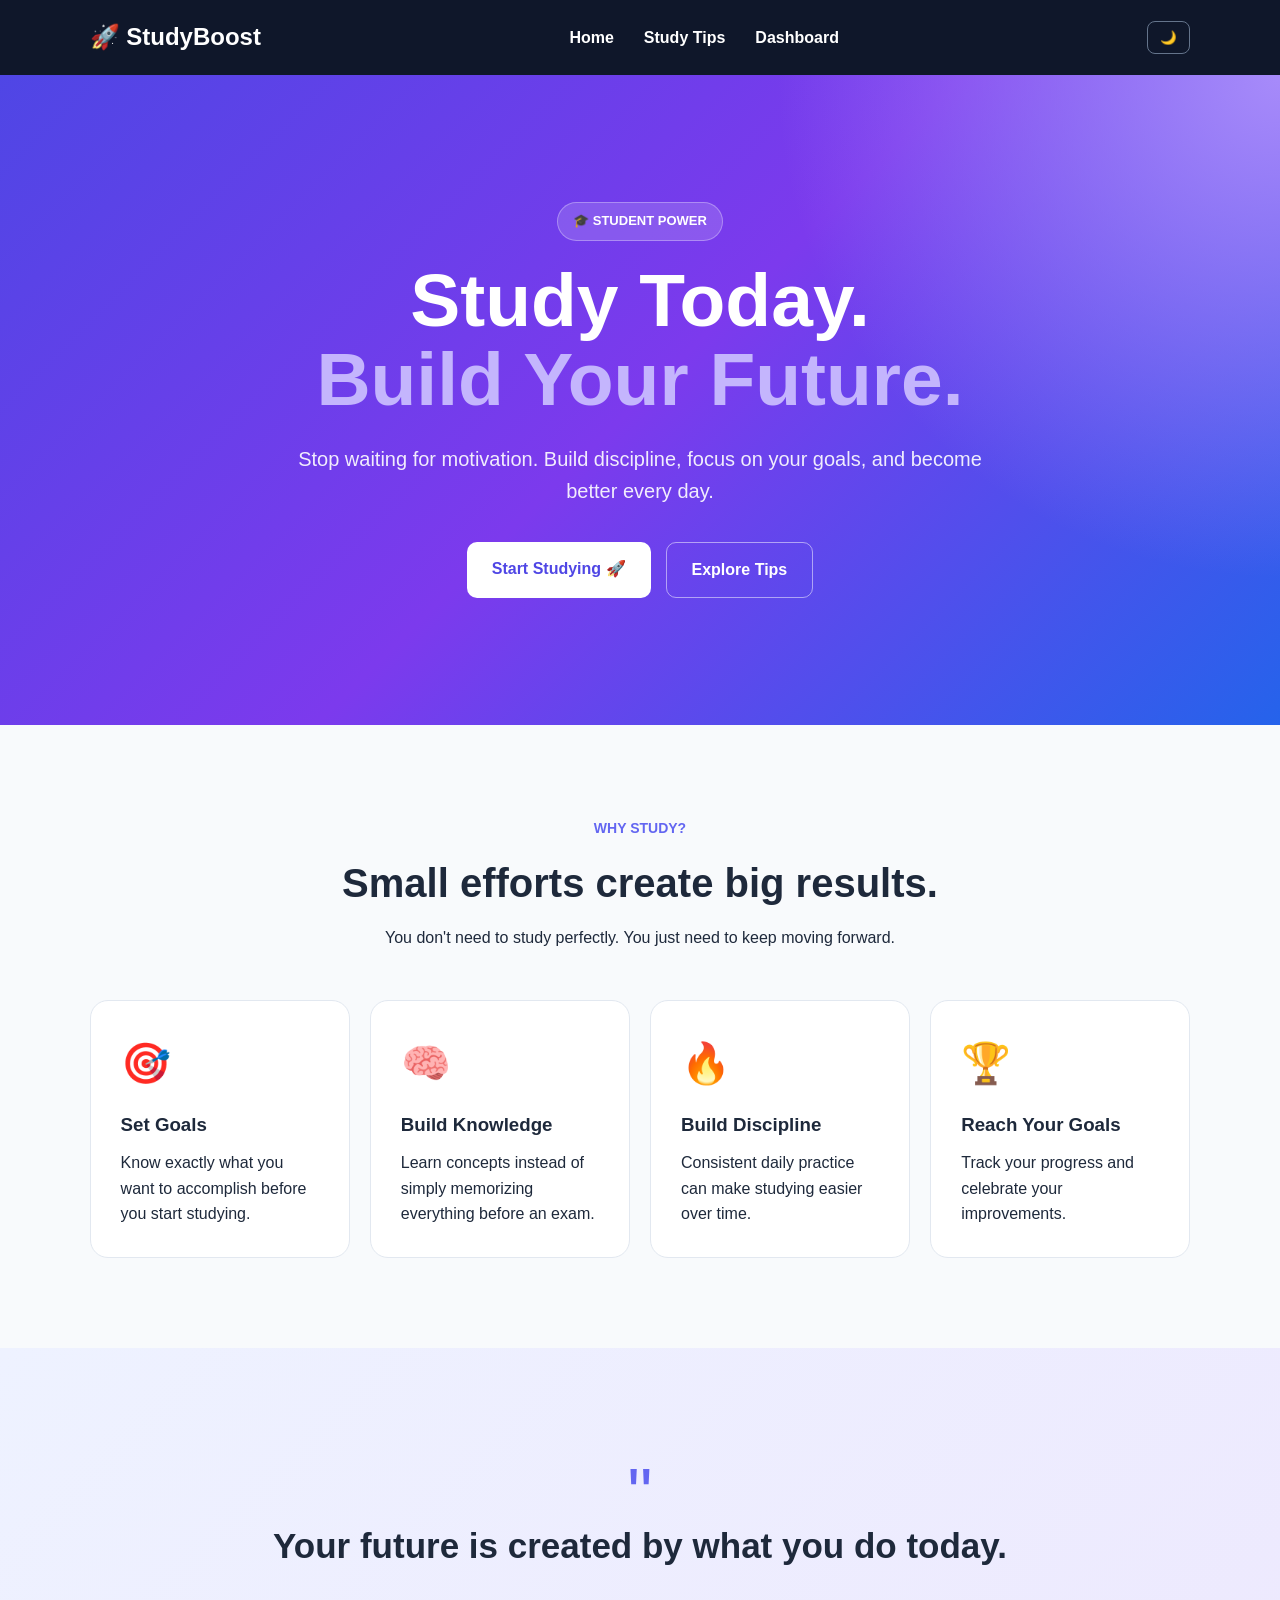
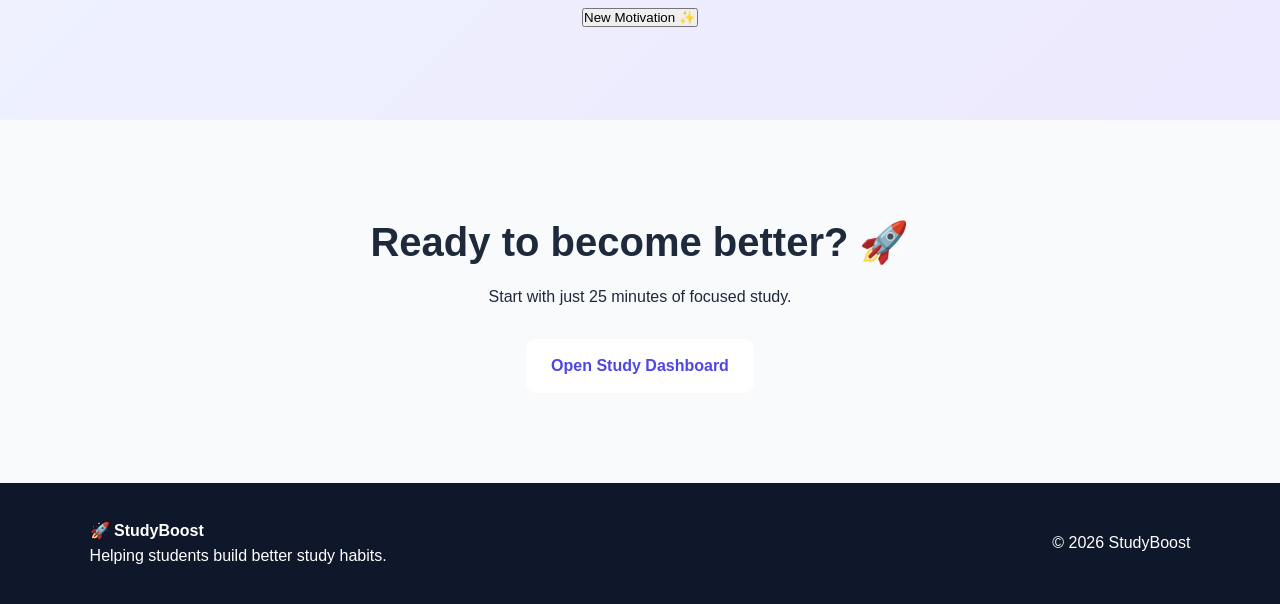
<file: index.html>
<!DOCTYPE html>
<html lang="en">

<head>
    <meta charset="UTF-8">
    <meta name="viewport" content="width=device-width, initial-scale=1.0">

    <title>StudyBoost | Learn. Focus. Achieve.</title>

    <link rel="stylesheet" href="style.css">
</head>

<body>

<!-- NAVIGATION -->
<nav>

    <div class="logo">
        🚀 StudyBoost
    </div>

    <ul class="nav-links">
        <li><a href="index.html">Home</a></li>
        <li><a href="tips.html">Study Tips</a></li>
        <li><a href="dashboard.html">Dashboard</a></li>
    </ul>

    <button class="theme-btn" onclick="toggleTheme()">
        🌙
    </button>

</nav>


<!-- HERO -->

<section class="hero">

    <div class="hero-content">

        <span class="badge">
            🎓 STUDENT POWER
        </span>

        <h1>
            Study Today.<br>
            <span>Build Your Future.</span>
        </h1>

        <p>
            Stop waiting for motivation.
            Build discipline, focus on your goals,
            and become better every day.
        </p>

        <div class="hero-buttons">

            <a href="dashboard.html" class="primary-btn">
                Start Studying 🚀
            </a>

            <a href="tips.html" class="secondary-btn">
                Explore Tips
            </a>

        </div>

    </div>

</section>


<!-- FEATURES -->

<section class="section">

    <div class="section-heading">

        <span>WHY STUDY?</span>

        <h2>
            Small efforts create big results.
        </h2>

        <p>
            You don't need to study perfectly.
            You just need to keep moving forward.
        </p>

    </div>


    <div class="feature-grid">

        <div class="feature-card">

            <div class="feature-icon">
                🎯
            </div>

            <h3>Set Goals</h3>

            <p>
                Know exactly what you want to accomplish
                before you start studying.
            </p>

        </div>


        <div class="feature-card">

            <div class="feature-icon">
                🧠
            </div>

            <h3>Build Knowledge</h3>

            <p>
                Learn concepts instead of simply memorizing
                everything before an exam.
            </p>

        </div>


        <div class="feature-card">

            <div class="feature-icon">
                🔥
            </div>

            <h3>Build Discipline</h3>

            <p>
                Consistent daily practice can make studying
                easier over time.
            </p>

        </div>


        <div class="feature-card">

            <div class="feature-icon">
                🏆
            </div>

            <h3>Reach Your Goals</h3>

            <p>
                Track your progress and celebrate your
                improvements.
            </p>

        </div>

    </div>

</section>


<!-- QUOTE -->

<section class="quote-section">

    <div class="quote-box">

        <div class="quote-mark">
            "
        </div>

        <h2 id="homeQuote">
            Your future is created by what you do today.
        </h2>

        <button onclick="changeQuote()">
            New Motivation ✨
        </button>

    </div>

</section>


<!-- CTA -->

<section class="cta">

    <h2>
        Ready to become better? 🚀
    </h2>

    <p>
        Start with just 25 minutes of focused study.
    </p>

    <a href="dashboard.html" class="primary-btn">
        Open Study Dashboard
    </a>

</section>


<footer>

    <div>
        <strong>🚀 StudyBoost</strong>
        <p>
            Helping students build better study habits.
        </p>
    </div>

    <p>
        © 2026 StudyBoost
    </p>

</footer>


<script src="script.js"></script>

</body>
</html>
</file>
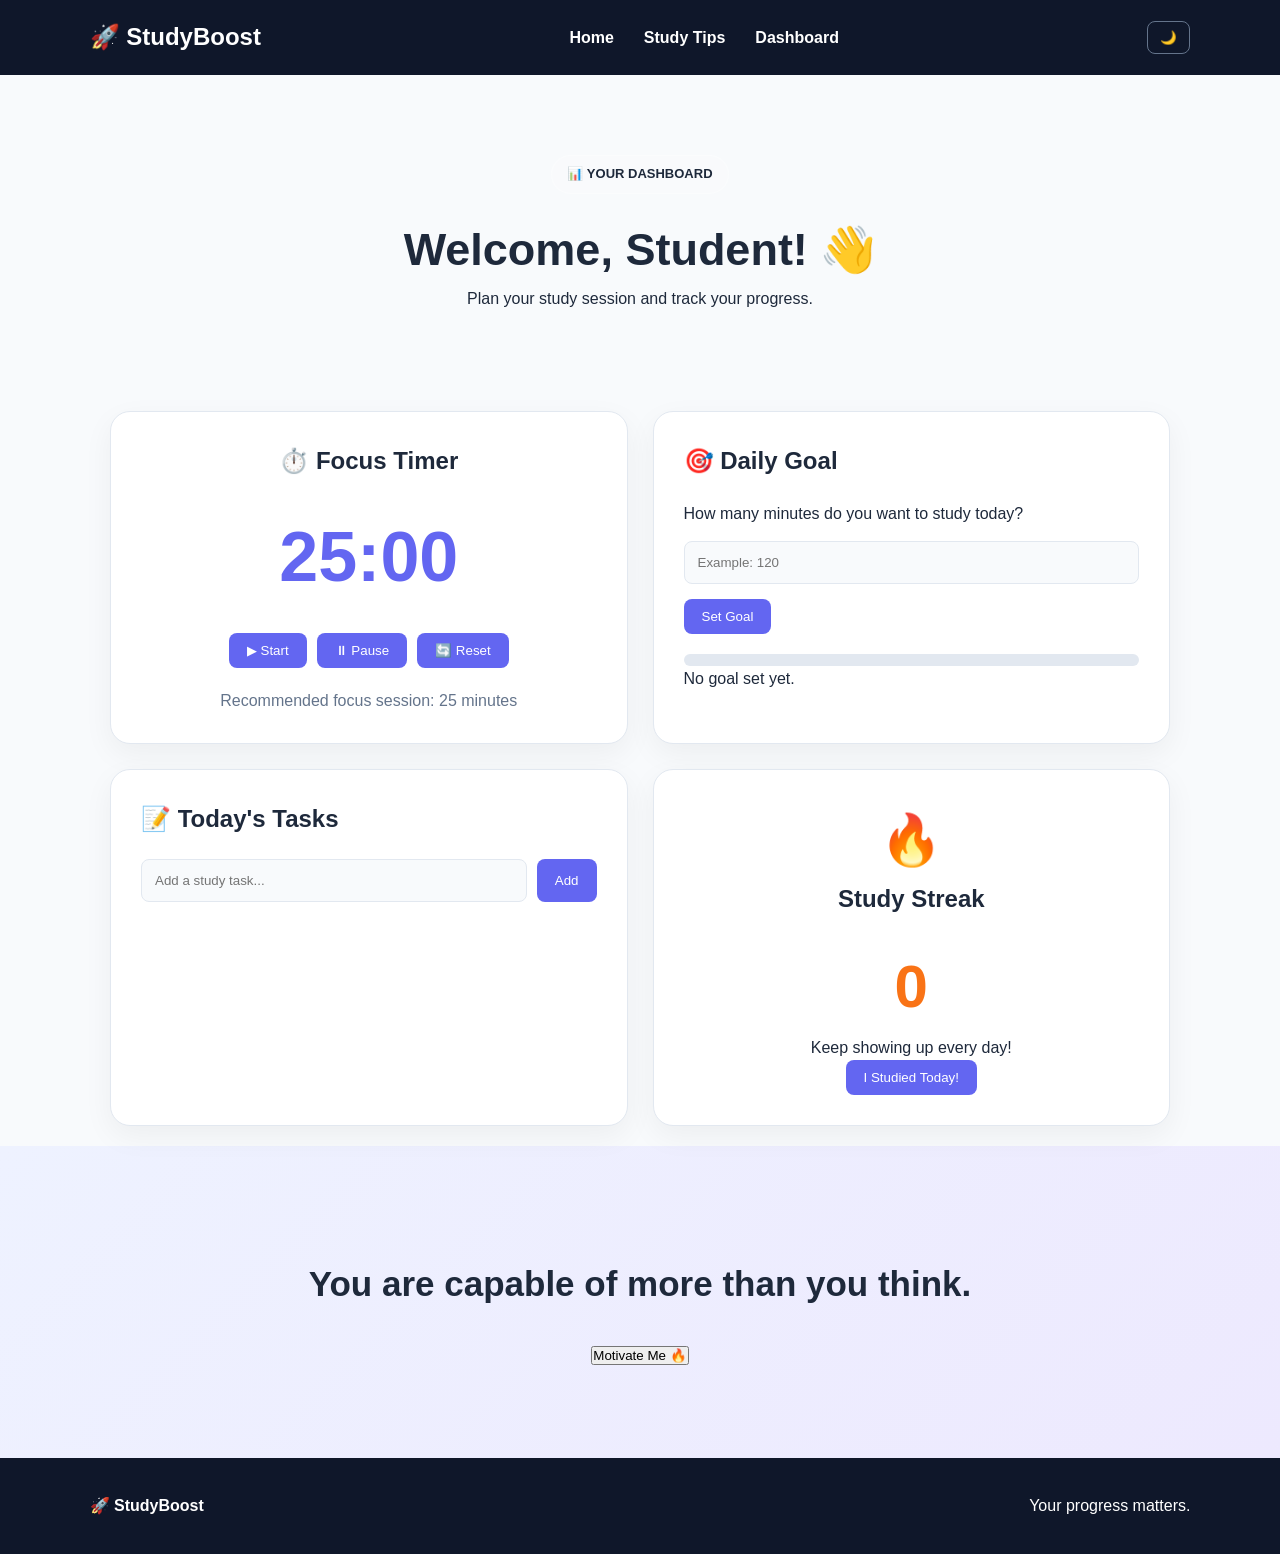
<file: dashboard.html>
<!DOCTYPE html>
<html lang="en">

<head>

    <meta charset="UTF-8">

    <meta name="viewport"
          content="width=device-width, initial-scale=1.0">

    <title>StudyBoost | Dashboard</title>

    <link rel="stylesheet" href="style.css">

</head>

<body>


<!-- NAVIGATION -->

<nav>

    <div class="logo">
        🚀 StudyBoost
    </div>

    <ul class="nav-links">

        <li>
            <a href="index.html">
                Home
            </a>
        </li>

        <li>
            <a href="tips.html">
                Study Tips
            </a>
        </li>

        <li>
            <a href="dashboard.html">
                Dashboard
            </a>
        </li>

    </ul>

    <button class="theme-btn"
            onclick="toggleTheme()">

        🌙

    </button>

</nav>


<!-- DASHBOARD HEADER -->

<section class="dashboard-header">

    <span class="badge">
        📊 YOUR DASHBOARD
    </span>

    <h1>
        Welcome, Student! 👋
    </h1>

    <p>
        Plan your study session and track your progress.
    </p>

</section>


<!-- DASHBOARD -->

<section class="dashboard">


    <!-- TIMER -->

    <div class="dashboard-card timer-card">

        <h2>
            ⏱️ Focus Timer
        </h2>

        <div id="timer">
            25:00
        </div>

        <div class="timer-buttons">

            <button onclick="startTimer()">
                ▶ Start
            </button>

            <button onclick="pauseTimer()">
                ⏸ Pause
            </button>

            <button onclick="resetTimer()">
                🔄 Reset
            </button>

        </div>

        <p class="timer-info">
            Recommended focus session: 25 minutes
        </p>

    </div>


    <!-- DAILY GOAL -->

    <div class="dashboard-card">

        <h2>
            🎯 Daily Goal
        </h2>

        <p>
            How many minutes do you want to study today?
        </p>

        <input
            type="number"
            id="goalInput"
            placeholder="Example: 120"
            min="1">

        <button onclick="setGoal()">
            Set Goal
        </button>

        <div class="progress-container">

            <div
                id="progressBar"
                class="progress-bar">
            </div>

        </div>

        <p id="goalText">
            No goal set yet.
        </p>

    </div>


    <!-- TASKS -->

    <div class="dashboard-card tasks-card">

        <h2>
            📝 Today's Tasks
        </h2>

        <div class="task-input">

            <input
                type="text"
                id="taskInput"
                placeholder="Add a study task...">

            <button onclick="addTask()">
                Add
            </button>

        </div>

        <ul id="taskList"></ul>

    </div>


    <!-- STREAK -->

    <div class="dashboard-card streak-card">

        <div class="streak-icon">
            🔥
        </div>

        <h2>
            Study Streak
        </h2>

        <div id="streak">
            0
        </div>

        <p>
            Keep showing up every day!
        </p>

        <button onclick="increaseStreak()">
            I Studied Today!
        </button>

    </div>


</section>


<!-- MOTIVATION -->

<section class="quote-section">

    <div class="quote-box">

        <h2 id="dashboardQuote">
            You are capable of more than you think.
        </h2>

        <button onclick="dashboardMotivation()">
            Motivate Me 🔥
        </button>

    </div>

</section>


<footer>

    <strong>
        🚀 StudyBoost
    </strong>

    <p>
        Your progress matters.
    </p>

</footer>


<script src="script.js"></script>

</body>
</html>
</file>
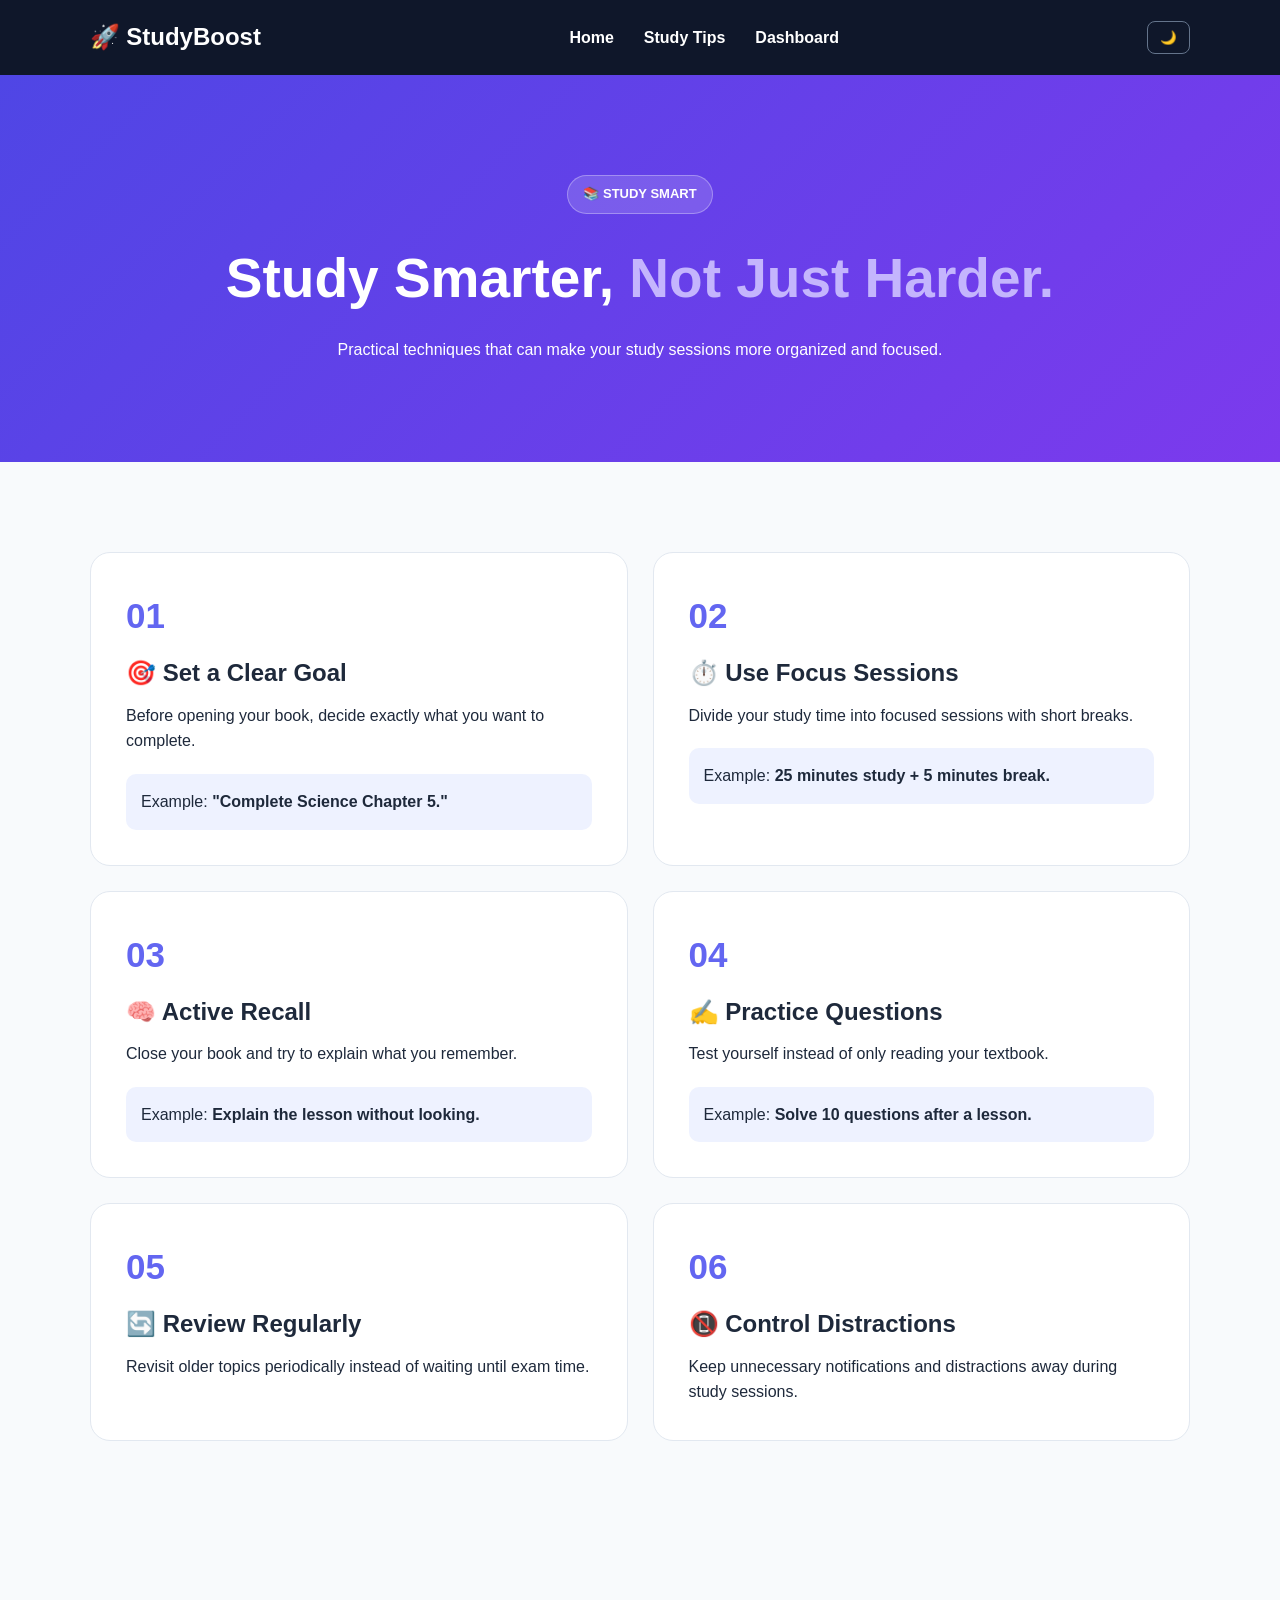
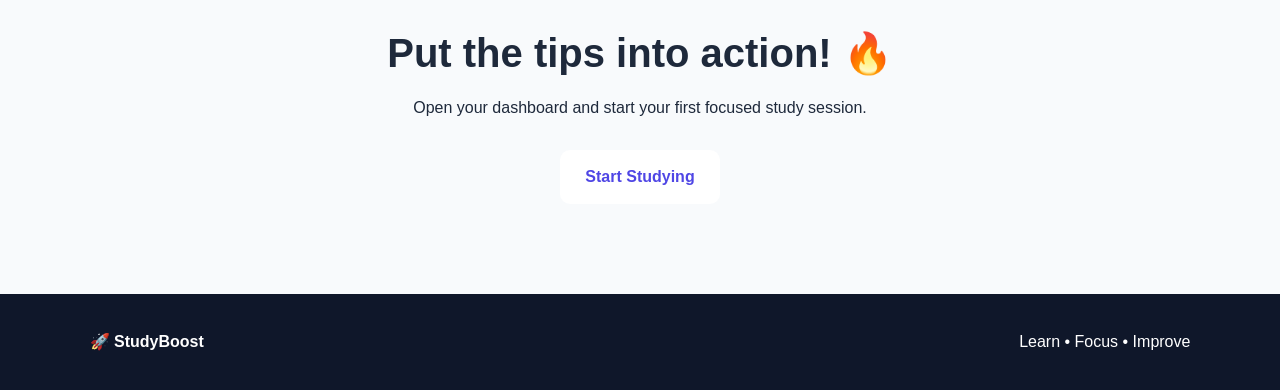
<file: tips.html>
<!DOCTYPE html>
<html lang="en">

<head>

    <meta charset="UTF-8">

    <meta name="viewport"
          content="width=device-width, initial-scale=1.0">

    <title>StudyBoost | Study Tips</title>

    <link rel="stylesheet" href="style.css">

</head>

<body>


<!-- NAVIGATION -->

<nav>

    <div class="logo">
        🚀 StudyBoost
    </div>

    <ul class="nav-links">

        <li>
            <a href="index.html">
                Home
            </a>
        </li>

        <li>
            <a href="tips.html">
                Study Tips
            </a>
        </li>

        <li>
            <a href="dashboard.html">
                Dashboard
            </a>
        </li>

    </ul>

    <button class="theme-btn"
            onclick="toggleTheme()">
        🌙
    </button>

</nav>


<!-- HEADER -->

<section class="page-header">

    <span class="badge">
        📚 STUDY SMART
    </span>

    <h1>
        Study Smarter,
        <span>Not Just Harder.</span>
    </h1>

    <p>
        Practical techniques that can make your
        study sessions more organized and focused.
    </p>

</section>


<!-- TIPS -->

<section class="section">

    <div class="tip-grid">


        <div class="advanced-card">

            <span class="number">
                01
            </span>

            <h2>
                🎯 Set a Clear Goal
            </h2>

            <p>
                Before opening your book, decide exactly
                what you want to complete.
            </p>

            <div class="tip-example">

                Example:

                <strong>
                    "Complete Science Chapter 5."
                </strong>

            </div>

        </div>


        <div class="advanced-card">

            <span class="number">
                02
            </span>

            <h2>
                ⏱️ Use Focus Sessions
            </h2>

            <p>
                Divide your study time into focused sessions
                with short breaks.
            </p>

            <div class="tip-example">

                Example:

                <strong>
                    25 minutes study + 5 minutes break.
                </strong>

            </div>

        </div>


        <div class="advanced-card">

            <span class="number">
                03
            </span>

            <h2>
                🧠 Active Recall
            </h2>

            <p>
                Close your book and try to explain what
                you remember.
            </p>

            <div class="tip-example">

                Example:

                <strong>
                    Explain the lesson without looking.
                </strong>

            </div>

        </div>


        <div class="advanced-card">

            <span class="number">
                04
            </span>

            <h2>
                ✍️ Practice Questions
            </h2>

            <p>
                Test yourself instead of only reading
                your textbook.
            </p>

            <div class="tip-example">

                Example:

                <strong>
                    Solve 10 questions after a lesson.
                </strong>

            </div>

        </div>


        <div class="advanced-card">

            <span class="number">
                05
            </span>

            <h2>
                🔄 Review Regularly
            </h2>

            <p>
                Revisit older topics periodically instead
                of waiting until exam time.
            </p>

        </div>


        <div class="advanced-card">

            <span class="number">
                06
            </span>

            <h2>
                📵 Control Distractions
            </h2>

            <p>
                Keep unnecessary notifications and
                distractions away during study sessions.
            </p>

        </div>

    </div>

</section>


<!-- FINAL -->

<section class="cta">

    <h2>
        Put the tips into action! 🔥
    </h2>

    <p>
        Open your dashboard and start your first
        focused study session.
    </p>

    <a href="dashboard.html"
       class="primary-btn">

        Start Studying

    </a>

</section>


<footer>

    <strong>
        🚀 StudyBoost
    </strong>

    <p>
        Learn • Focus • Improve
    </p>

</footer>


<script src="script.js"></script>

</body>
</html>
</file>
<file: style.css>
* {
    margin: 0;
    padding: 0;
    box-sizing: border-box;
}


:root {

    --primary: #6366f1;
    --secondary: #8b5cf6;

    --dark: #0f172a;
    --text: #1e293b;

    --background: #f8fafc;
    --card: white;

    --border: #e2e8f0;

}


body {

    font-family:
        Arial,
        Helvetica,
        sans-serif;

    background: var(--background);

    color: var(--text);

    line-height: 1.6;

    transition:
        background 0.3s,
        color 0.3s;

}


/* ================= NAVBAR ================= */

nav {

    height: 75px;

    padding: 0 7%;

    display: flex;

    align-items: center;

    justify-content: space-between;

    background: var(--dark);

    color: white;

    position: sticky;

    top: 0;

    z-index: 1000;

}


.logo {

    font-size: 24px;

    font-weight: bold;

}


.nav-links {

    display: flex;

    gap: 30px;

    list-style: none;

}


.nav-links a {

    color: white;

    text-decoration: none;

    font-weight: 600;

    transition: 0.3s;

}


.nav-links a:hover {

    color: #a5b4fc;

}


.theme-btn {

    background: transparent;

    border: 1px solid #64748b;

    padding: 8px 12px;

    border-radius: 8px;

}


/* ================= HERO ================= */

.hero {

    min-height: 650px;

    display: flex;

    justify-content: center;

    align-items: center;

    text-align: center;

    color: white;

    padding: 30px;

    background:

        radial-gradient(
            circle at top right,
            #a78bfa,
            transparent 35%
        ),

        linear-gradient(
            135deg,
            #4f46e5,
            #7c3aed,
            #2563eb
        );

}


.hero-content {

    max-width: 850px;

}


.badge {

    display: inline-block;

    padding: 8px 15px;

    border-radius: 50px;

    background: rgba(255,255,255,0.15);

    border: 1px solid
        rgba(255,255,255,0.3);

    font-size: 13px;

    font-weight: bold;

    margin-bottom: 20px;

}


.hero h1 {

    font-size: clamp(
        45px,
        7vw,
        75px
    );

    line-height: 1.05;

    margin-bottom: 25px;

}


.hero h1 span {

    color: #c4b5fd;

}


.hero p {

    max-width: 700px;

    margin: auto;

    font-size: 20px;

    opacity: 0.9;

}


.hero-buttons {

    margin-top: 35px;

    display: flex;

    justify-content: center;

    gap: 15px;

    flex-wrap: wrap;

}


/* ================= BUTTONS ================= */

.primary-btn,
.secondary-btn {

    display: inline-block;

    padding: 14px 25px;

    border-radius: 10px;

    text-decoration: none;

    font-weight: bold;

    transition: 0.3s;

}


.primary-btn {

    background: white;

    color: #4f46e5;

}


.secondary-btn {

    border: 1px solid
        rgba(255,255,255,0.5);

    color: white;

}


.primary-btn:hover,
.secondary-btn:hover {

    transform: translateY(-3px);

}


/* ================= SECTION ================= */

.section {

    padding: 90px 7%;

}


.section-heading {

    text-align: center;

    max-width: 700px;

    margin: auto;

    margin-bottom: 50px;

}


.section-heading span {

    color: var(--primary);

    font-weight: bold;

    font-size: 14px;

}


.section-heading h2 {

    font-size: 40px;

    margin: 10px 0;

}


/* ================= FEATURES ================= */

.feature-grid {

    display: grid;

    grid-template-columns:
        repeat(4, 1fr);

    gap: 20px;

}


.feature-card {

    background: var(--card);

    padding: 30px;

    border-radius: 18px;

    border: 1px solid var(--border);

    transition: 0.3s;

}


.feature-card:hover {

    transform:
        translateY(-8px);

    box-shadow:
        0 20px 40px
        rgba(0,0,0,0.08);

}


.feature-icon {

    font-size: 40px;

    margin-bottom: 15px;

}


.feature-card h3 {

    margin-bottom: 10px;

}


/* ================= QUOTE ================= */

.quote-section {

    padding: 90px 7%;

    background:
        linear-gradient(
            135deg,
            #eef2ff,
            #ede9fe
        );

    text-align: center;

}


.quote-box {

    max-width: 800px;

    margin: auto;

}


.quote-mark {

    font-size: 70px;

    color: var(--primary);

    height: 60px;

}


.quote-box h2 {

    font-size: 35px;

    margin: 20px 0 30px;

}


/* ================= CTA ================= */

.cta {

    text-align: center;

    padding: 90px 20px;

}


.cta h2 {

    font-size: 40px;

    margin-bottom: 10px;

}


.cta p {

    margin-bottom: 30px;

}


/* ================= FOOTER ================= */

footer {

    background: var(--dark);

    color: white;

    padding: 35px 7%;

    display: flex;

    justify-content: space-between;

    align-items: center;

}


/* ================= PAGE HEADER ================= */

.page-header {

    padding: 100px 7%;

    text-align: center;

    color: white;

    background:

        linear-gradient(
            135deg,
            #4f46e5,
            #7c3aed
        );

}


.page-header h1 {

    font-size: 55px;

    margin-bottom: 15px;

}


.page-header h1 span {

    color: #c4b5fd;

}


/* ================= TIPS ================= */

.tip-grid {

    max-width: 1100px;

    margin: auto;

    display: grid;

    grid-template-columns:
        repeat(2, 1fr);

    gap: 25px;

}


.advanced-card {

    background: var(--card);

    padding: 35px;

    border-radius: 20px;

    border: 1px solid var(--border);

    transition: 0.3s;

}


.advanced-card:hover {

    transform: translateY(-5px);

}


.number {

    font-size: 35px;

    color: var(--primary);

    font-weight: bold;

}


.advanced-card h2 {

    margin: 10px 0;

}


.tip-example {

    margin-top: 20px;

    padding: 15px;

    background: #eef2ff;

    border-radius: 10px;

}


/* ================= DASHBOARD ================= */

.dashboard-header {

    text-align: center;

    padding: 80px 20px;

}


.dashboard-header h1 {

    font-size: 45px;

}


.dashboard {

    max-width: 1100px;

    margin: auto;

    padding: 20px;

    display: grid;

    grid-template-columns:
        repeat(2, 1fr);

    gap: 25px;

}


.dashboard-card {

    background: var(--card);

    padding: 30px;

    border-radius: 20px;

    border: 1px solid var(--border);

    box-shadow:
        0 10px 30px
        rgba(0,0,0,0.05);

}


.dashboard-card h2 {

    margin-bottom: 20px;

}


/* TIMER */

.timer-card {

    text-align: center;

}


#timer {

    font-size: 70px;

    font-weight: bold;

    margin: 20px;

    color: var(--primary);

}


.timer-buttons {

    display: flex;

    justify-content: center;

    gap: 10px;

    flex-wrap: wrap;

}


.dashboard-card button {

    padding: 10px 18px;

    border: none;

    border-radius: 8px;

    background: var(--primary);

    color: white;

    cursor: pointer;

}


.timer-info {

    margin-top: 20px;

    color: #64748b;

}


/* INPUTS */

input {

    width: 100%;

    padding: 13px;

    margin: 15px 0;

    border-radius: 8px;

    border: 1px solid var(--border);

    background: var(--background);

    color: var(--text);

}


/* PROGRESS */

.progress-container {

    width: 100%;

    height: 12px;

    background: #e2e8f0;

    border-radius: 20px;

    overflow: hidden;

    margin-top: 20px;

}


.progress-bar {

    height: 100%;

    width: 0%;

    background:
        linear-gradient(
            90deg,
            #6366f1,
            #8b5cf6
        );

    transition: 0.5s;

}


/* TASKS */

.task-input {

    display: flex;

    gap: 10px;

}


.task-input input {

    margin: 0;

}


#taskList {

    list-style: none;

    margin-top: 20px;

}


#taskList li {

    padding: 12px;

    margin-bottom: 8px;

    background: var(--background);

    border-radius: 8px;

    display: flex;

    justify-content: space-between;

}


#taskList li button {

    background: #ef4444;

}


/* STREAK */

.streak-card {

    text-align: center;

}


.streak-icon {

    font-size: 50px;

}


#streak {

    font-size: 60px;

    font-weight: bold;

    color: #f97316;

}


/* ================= DARK MODE ================= */

body.dark {

    --background: #020617;

    --card: #0f172a;

    --text: #e2e8f0;

    --border: #1e293b;

}


body.dark .tip-example {

    background: #1e293b;

}


body.dark .quote-section {

    background: #0f172a;

}


/* ================= RESPONSIVE ================= */

@media(max-width: 900px) {

    .feature-grid {

        grid-template-columns:
            repeat(2, 1fr);

    }

    .dashboard {

        grid-template-columns: 1fr;

    }

}


@media(max-width: 650px) {

    nav {

        height: auto;

        padding: 18px;

        flex-wrap: wrap;

        gap: 15px;

    }

    .nav-links {

        order: 3;

        width: 100%;

        justify-content: center;

        gap: 15px;

    }

    .feature-grid {

        grid-template-columns: 1fr;

    }

    .tip-grid {

        grid-template-columns: 1fr;

    }

    .hero h1 {

        font-size: 45px;

    }

    .page-header h1 {

        font-size: 40px;

    }

    footer {

        flex-direction: column;

        gap: 15px;

        text-align: center;

    }

}
</file>
